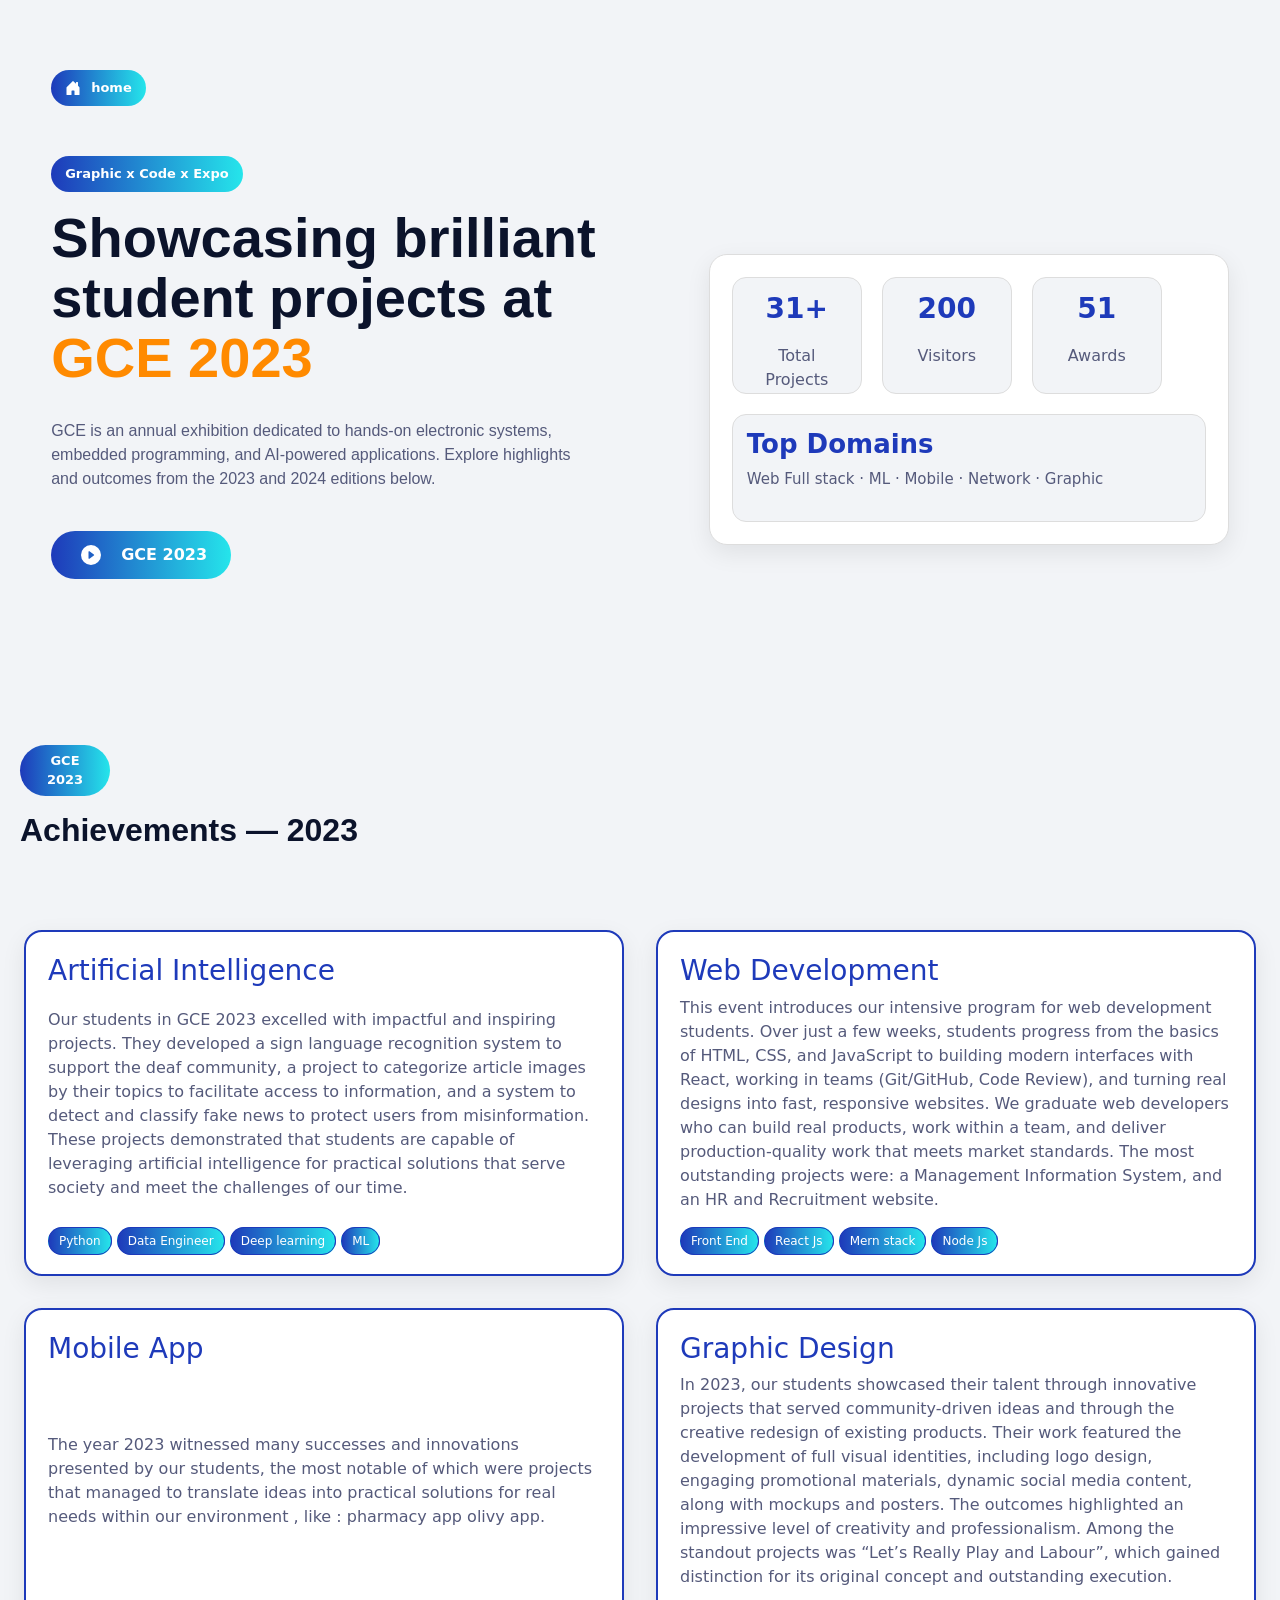
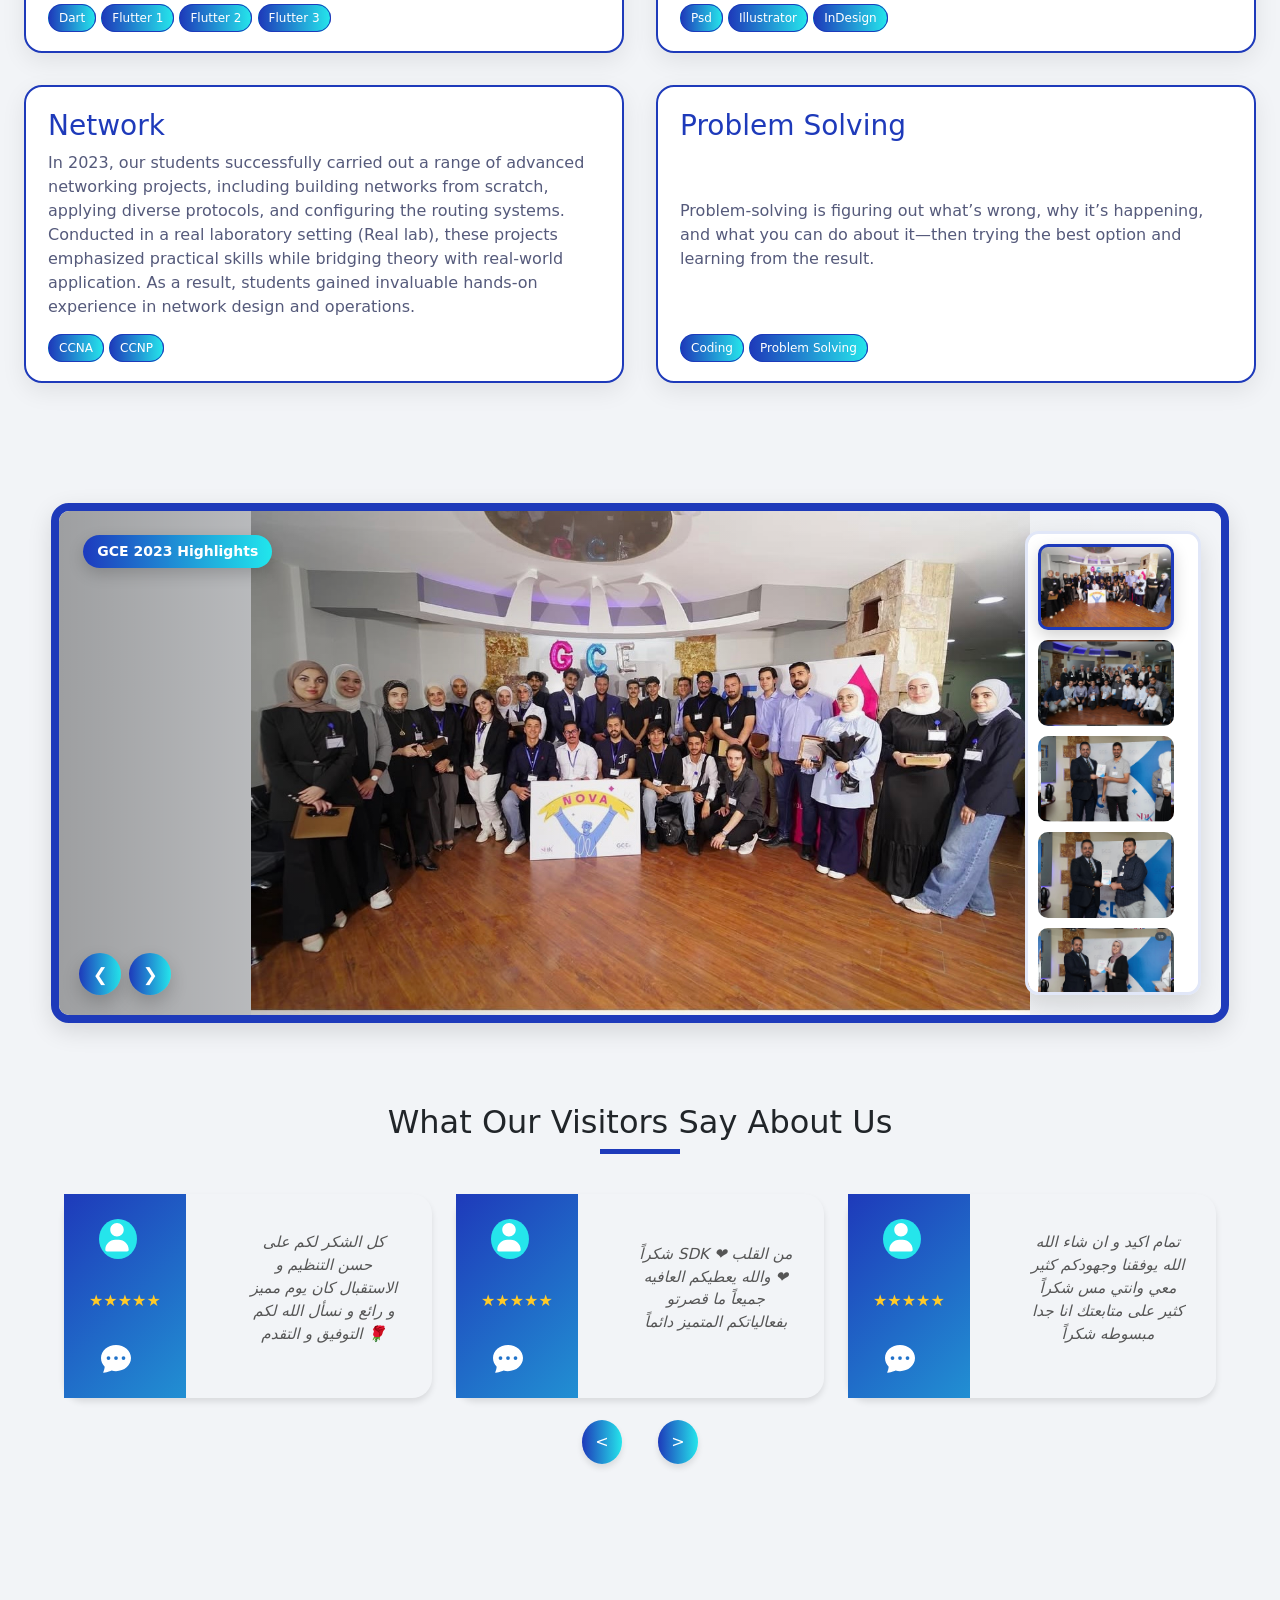
<file: HTML/GCE-2023.html>
<!DOCTYPE html>
<html lang="en">
<head>
    <meta charset="UTF-8">
    <meta name="viewport" content="width=device-width, initial-scale=1.0">
    <title>GCE 2023</title>

    <link href="https://cdn.jsdelivr.net/npm/bootstrap@5.0.2/dist/css/bootstrap.min.css" rel="stylesheet" integrity="sha384-EVSTQN3/azprG1Anm3QDgpJLIm9Nao0Yz1ztcQTwFspd3yD65VohhpuuCOmLASjC" crossorigin="anonymous">
    <link rel="stylesheet" href="https://cdnjs.cloudflare.com/ajax/libs/font-awesome/6.4.0/css/all.min.css">
    <link rel="stylesheet" href="../CSS/GCE.css">


</head>
<body>
    

<div id="maingrid-header">

<div id="gridone-header">

    <a href="../index.html">
    <div class="btn-home">

        <svg xmlns="http://www.w3.org/2000/svg" width="16" height="16" fill="currentColor" class="bi bi-house-door-fill" viewBox="0 0 16 16">
        <path d="M6.5 14.5v-3.505c0-.245.25-.495.5-.495h2c.25 0 .5.25.5.5v3.5a.5.5 0 0 0 .5.5h4a.5.5 0 0 0 .5-.5v-7a.5.5 0 0 0-.146-.354L13 5.793V2.5a.5.5 0 0 0-.5-.5h-1a.5.5 0 0 0-.5.5v1.293L8.354 1.146a.5.5 0 0 0-.708 0l-6 6A.5.5 0 0 0 1.5 7.5v7a.5.5 0 0 0 .5.5h4a.5.5 0 0 0 .5-.5"/>
        </svg>
        
        <span>home</span>  

    </div>
    </a>

    <div class="summary">Graphic x Code x Expo</div>

<h1>Showcasing brilliant student projects at <span> GCE 2023 </span></h1>
<p>GCE is an annual exhibition dedicated to hands-on electronic systems, embedded programming, and AI-powered applications. Explore highlights and outcomes from the 2023 and 2024 editions below.</p>

<div class="reels">

<svg xmlns="http://www.w3.org/2000/svg" width="16" height="16" fill="currentColor" class="bi bi-play-circle-fill" viewBox="0 0 16 16">
  <path d="M16 8A8 8 0 1 1 0 8a8 8 0 0 1 16 0M6.79 5.093A.5.5 0 0 0 6 5.5v5a.5.5 0 0 0 .79.407l3.5-2.5a.5.5 0 0 0 0-.814z"/>
</svg>
<a href="https://www.facebook.com/reel/706728358173767" >GCE 2023</a>

</div>

</div>



<div id="gridtwo-header">

  <a href="../index.html">



    </a>


<div id="grid-static">

    <div id="static-one">

<div class="static-number">
    <h4>31+</h4>
    <p>Total Projects</p>
</div>

<div class="static-number">
    <h4>200</h4>
    <p>Visitors</p>
</div>

<div class="static-number">
    <h4>51</h4>
    <p>Awards </p>
</div>

    </div>

<div class="static-domain">
    <h4>Top Domains</h4>
    <p>Web Full stack · ML · Mobile · Network · Graphic </p>
</div>

</div>


</div>


</div>


<div id="title-achevment">

<div class="gce-title">

<div class="gce-year">GCE 2023</div>
<h3>Achievements — 2023</h3>

</div>



</div>


<div id="grid-2023">

<div class="pre-project">

<h3>Artificial Intelligence</h3>

<p>Our students in GCE 2023 excelled with impactful and inspiring projects. They developed a sign language recognition system to support the deaf community, a project to categorize article images by their topics to facilitate access to information, and a system to detect and classify fake news to protect users from misinformation. These projects demonstrated that students are capable of leveraging artificial intelligence for practical solutions that serve society and meet the challenges of our time.</p>

<div class="skill-badge">
    <span>Python</span>
    <span>Data Engineer</span>
    <span>Deep learning</span>
    <span>ML</span>
</div>

</div>

<div class="pre-project">

<h3>Web Development</h3>

<p>This event introduces our intensive program for web development students. Over just a few weeks, students progress from the basics of HTML, CSS, and JavaScript to building modern interfaces with React, working in teams (Git/GitHub, Code Review), and turning real designs into fast, responsive websites.
We graduate web developers who can build real products, work within a team, and deliver production-quality work that meets market standards.
The most outstanding projects were: a Management Information System, and an HR and Recruitment website.</p>

<div class="skill-badge">
    <span>Front End</span>
    <span>React Js</span>
    <span>Mern stack</span>
    <span>Node Js</span>
</div>

</div>

<div class="pre-project">

<h3>Mobile App</h3>

<p>The year 2023 witnessed many successes and innovations presented by our students, the most notable of which were projects that managed to translate ideas into practical solutions for real needs within our environment , like : pharmacy app olivy app.</p>

<div class="skill-badge">
    <span>Dart</span>
    <span>Flutter 1</span>
    <span>Flutter 2</span>
    <span>Flutter 3</span>
</div>

</div>

<div class="pre-project">

<h3>Graphic Design</h3>

<p>In 2023, our students showcased their talent through innovative projects that served community-driven ideas and through the creative redesign of existing products. Their work featured the development of full visual identities, including logo design, engaging promotional materials, dynamic social media content, along with mockups and posters. The outcomes highlighted an impressive level of creativity and professionalism. Among the standout projects was “Let’s Really Play and Labour”, which gained distinction for its original concept and outstanding execution.</p>

<div class="skill-badge">
    <span>Psd</span>
    <span>Illustrator</span>
    <span>InDesign</span>

</div>

</div>

<div class="pre-project" >

<h3>Network</h3>

<p>In 2023, our students successfully carried out a range of advanced networking projects, including building networks from scratch, applying diverse protocols, and configuring the routing systems. Conducted in a real laboratory setting (Real lab), these projects emphasized practical skills while bridging theory with real-world application. As a result, students gained invaluable hands-on experience in network design and operations.</p>

<div class="skill-badge">
    <span>CCNA</span>
    <span>CCNP</span>
</div>

</div>

<div class="pre-project" >

<h3>Problem Solving</h3>

<p>Problem-solving is figuring out what’s wrong, why it’s happening, and what you can do about it—then trying the best option and learning from the result.</p>

<div class="skill-badge">
    <span>Coding</span>
    <span>Problem Solving</span>
</div>

</div>




</div>





<div class="hero-gallery">
  <div class="hero-bg" id="heroBg">
    <div class="hero-overlay"></div>

    <div class="hero-badge">GCE 2023 Highlights</div>
  </div>


  <div class="thumb-rail" id="thumbRail"></div>


  <button class="chev prev" id="heroPrev" aria-label="Previous">❮</button>
  <button class="chev next" id="heroNext" aria-label="Next">❯</button>
</div>




<div id="review">

<div id="header-review">
<h2>What Our Visitors Say About Us</h2>
<div id="line"></div>
</div>






<div id="review-card">

<div class="feedback-card">

<div class="part1-card">

<div class="bg-profile">
<svg xmlns="http://www.w3.org/2000/svg" viewBox="0 0 640 640"><!--!Font Awesome Free v7.0.0 by @fontawesome - https://fontawesome.com License - https://fontawesome.com/license/free Copyright 2025 Fonticons, Inc.--><path fill="#ffffff" d="M320 312C386.3 312 440 258.3 440 192C440 125.7 386.3 72 320 72C253.7 72 200 125.7 200 192C200 258.3 253.7 312 320 312zM290.3 368C191.8 368 112 447.8 112 546.3C112 562.7 125.3 576 141.7 576L498.3 576C514.7 576 528 562.7 528 546.3C528 447.8 448.2 368 349.7 368L290.3 368z"/></svg>
</div>

<div class="star">
★★★★★
</div>

<div class="comment-icon">
<svg xmlns="http://www.w3.org/2000/svg" width="16" height="16" fill="currentColor" class="bi bi-chat-dots-fill" viewBox="0 0 16 16">
  <path d="M16 8c0 3.866-3.582 7-8 7a9 9 0 0 1-2.347-.306c-.584.296-1.925.864-4.181 1.234-.2.032-.352-.176-.273-.362.354-.836.674-1.95.77-2.966C.744 11.37 0 9.76 0 8c0-3.866 3.582-7 8-7s8 3.134 8 7M5 8a1 1 0 1 0-2 0 1 1 0 0 0 2 0m4 0a1 1 0 1 0-2 0 1 1 0 0 0 2 0m3 1a1 1 0 1 0 0-2 1 1 0 0 0 0 2"/>
</svg>
</div>


</div>

<div class="part2-card">
<p>
    كل الشكر لكم على حسن التنظيم و الاستقبال كان يوم مميز و رائع و نسأل الله لكم التوفيق و التقدم 🌹
</p>
</div>

    
</div>

<div class="feedback-card">

<div class="part1-card">

<div class="bg-profile">
<svg xmlns="http://www.w3.org/2000/svg" viewBox="0 0 640 640"><!--!Font Awesome Free v7.0.0 by @fontawesome - https://fontawesome.com License - https://fontawesome.com/license/free Copyright 2025 Fonticons, Inc.--><path fill="#ffffff" d="M320 312C386.3 312 440 258.3 440 192C440 125.7 386.3 72 320 72C253.7 72 200 125.7 200 192C200 258.3 253.7 312 320 312zM290.3 368C191.8 368 112 447.8 112 546.3C112 562.7 125.3 576 141.7 576L498.3 576C514.7 576 528 562.7 528 546.3C528 447.8 448.2 368 349.7 368L290.3 368z"/></svg>
</div>

<div class="star">
★★★★★
</div>

<div class="comment-icon">
<svg xmlns="http://www.w3.org/2000/svg" width="16" height="16" fill="currentColor" class="bi bi-chat-dots-fill" viewBox="0 0 16 16">
  <path d="M16 8c0 3.866-3.582 7-8 7a9 9 0 0 1-2.347-.306c-.584.296-1.925.864-4.181 1.234-.2.032-.352-.176-.273-.362.354-.836.674-1.95.77-2.966C.744 11.37 0 9.76 0 8c0-3.866 3.582-7 8-7s8 3.134 8 7M5 8a1 1 0 1 0-2 0 1 1 0 0 0 2 0m4 0a1 1 0 1 0-2 0 1 1 0 0 0 2 0m3 1a1 1 0 1 0 0-2 1 1 0 0 0 0 2"/>
</svg>
</div>


</div>

<div class="part2-card">
<p>
    شكراً SDK من القلب ❤️❤️ والله يعطيكم العافيه جميعاً ما قصرتو بفعالياتكم المتميز دائماً
</p>
</div>

    
</div>


<div class="feedback-card">

<div class="part1-card">

<div class="bg-profile">
<svg xmlns="http://www.w3.org/2000/svg" viewBox="0 0 640 640"><!--!Font Awesome Free v7.0.0 by @fontawesome - https://fontawesome.com License - https://fontawesome.com/license/free Copyright 2025 Fonticons, Inc.--><path fill="#ffffff" d="M320 312C386.3 312 440 258.3 440 192C440 125.7 386.3 72 320 72C253.7 72 200 125.7 200 192C200 258.3 253.7 312 320 312zM290.3 368C191.8 368 112 447.8 112 546.3C112 562.7 125.3 576 141.7 576L498.3 576C514.7 576 528 562.7 528 546.3C528 447.8 448.2 368 349.7 368L290.3 368z"/></svg>
</div>

<div class="star">
★★★★★
</div>

<div class="comment-icon">
<svg xmlns="http://www.w3.org/2000/svg" width="16" height="16" fill="currentColor" class="bi bi-chat-dots-fill" viewBox="0 0 16 16">
  <path d="M16 8c0 3.866-3.582 7-8 7a9 9 0 0 1-2.347-.306c-.584.296-1.925.864-4.181 1.234-.2.032-.352-.176-.273-.362.354-.836.674-1.95.77-2.966C.744 11.37 0 9.76 0 8c0-3.866 3.582-7 8-7s8 3.134 8 7M5 8a1 1 0 1 0-2 0 1 1 0 0 0 2 0m4 0a1 1 0 1 0-2 0 1 1 0 0 0 2 0m3 1a1 1 0 1 0 0-2 1 1 0 0 0 0 2"/>
</svg>
</div>


</div>

<div class="part2-card">
<p>
    تمام اكيد و ان شاء الله الله يوفقنا وجهودكم كثير معي وانتي مس شكراً كثير على متابعتك انا جدا مبسوطه شكراً
</p>
</div>

    
</div>

</div>

<div id="arrow">

<div id="left-arrow"> < </div>
<div id="right-arrow">> </div>

</div>

</div>




</div>





<script src="../JS/GCE-2023.js"></script>

</body>
</html>
</file>
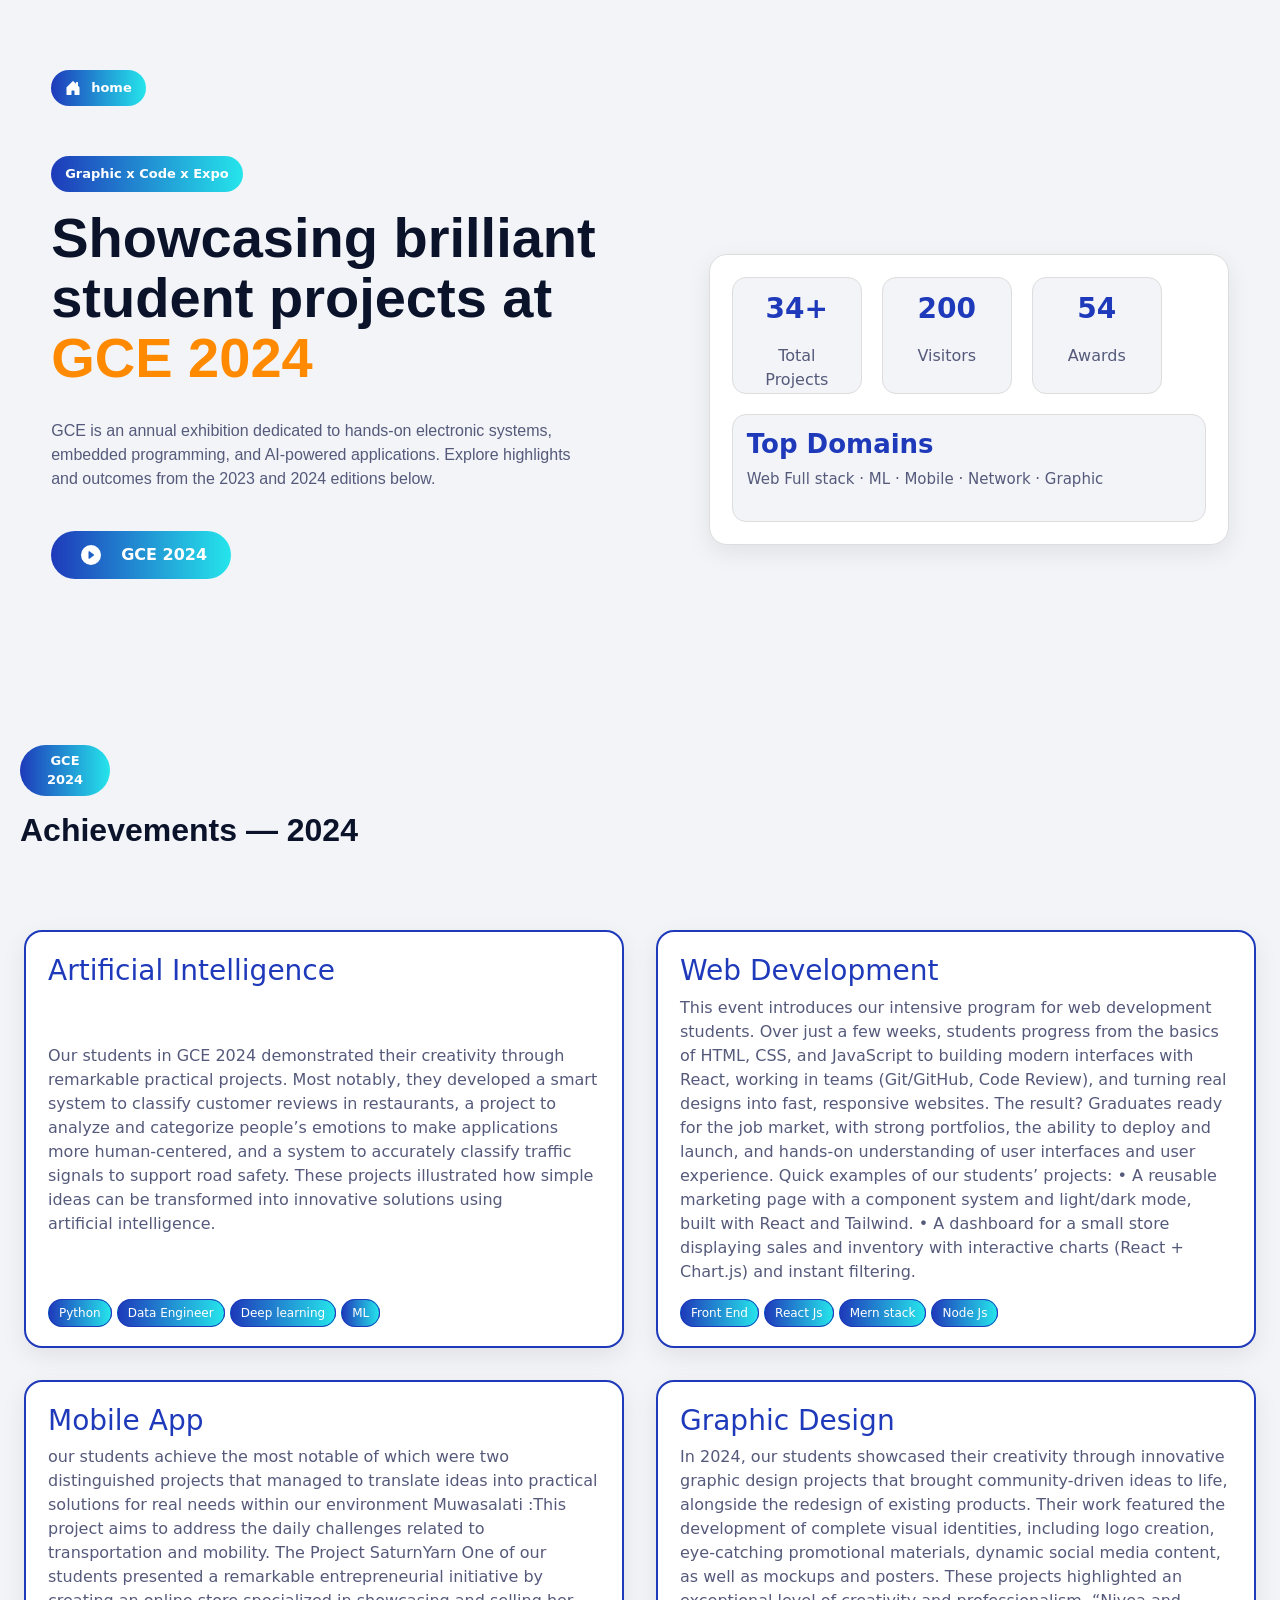
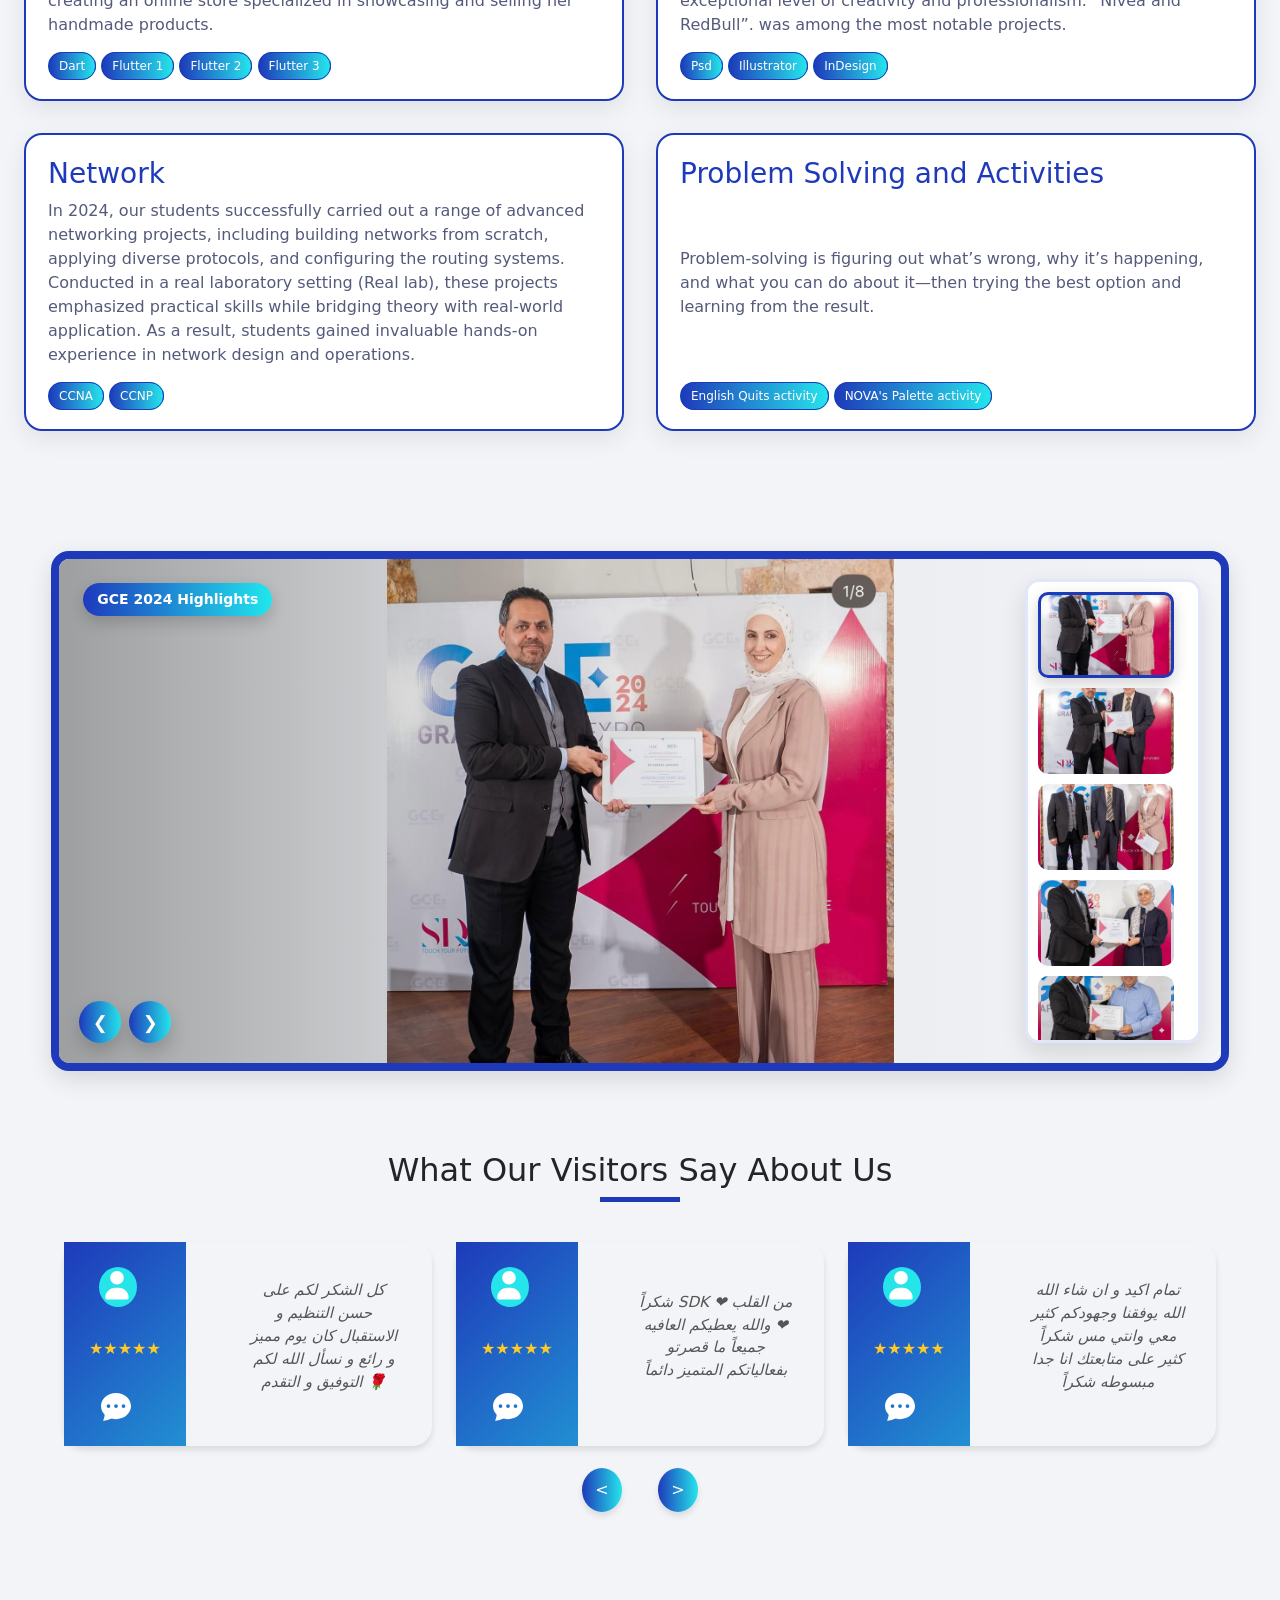
<file: HTML/GCE-2024.html>
<!DOCTYPE html>
<html lang="en">
<head>
    <meta charset="UTF-8">
    <meta name="viewport" content="width=device-width, initial-scale=1.0">
    <title>GCE 2024</title>

    <link href="https://cdn.jsdelivr.net/npm/bootstrap@5.0.2/dist/css/bootstrap.min.css" rel="stylesheet" integrity="sha384-EVSTQN3/azprG1Anm3QDgpJLIm9Nao0Yz1ztcQTwFspd3yD65VohhpuuCOmLASjC" crossorigin="anonymous">
    <link rel="stylesheet" href="https://cdnjs.cloudflare.com/ajax/libs/font-awesome/6.4.0/css/all.min.css">
    <link rel="stylesheet" href="../CSS/GCE.css">


</head>
<body>
    

<div id="maingrid-header">

<div id="gridone-header">

    <a href="../index.html">
    <div class="btn-home">

        <svg xmlns="http://www.w3.org/2000/svg" width="16" height="16" fill="currentColor" class="bi bi-house-door-fill" viewBox="0 0 16 16">
        <path d="M6.5 14.5v-3.505c0-.245.25-.495.5-.495h2c.25 0 .5.25.5.5v3.5a.5.5 0 0 0 .5.5h4a.5.5 0 0 0 .5-.5v-7a.5.5 0 0 0-.146-.354L13 5.793V2.5a.5.5 0 0 0-.5-.5h-1a.5.5 0 0 0-.5.5v1.293L8.354 1.146a.5.5 0 0 0-.708 0l-6 6A.5.5 0 0 0 1.5 7.5v7a.5.5 0 0 0 .5.5h4a.5.5 0 0 0 .5-.5"/>
        </svg>
        
        <span>home</span>  

    </div>
    </a>


    <div class="summary">Graphic x Code x Expo</div>

<h1>Showcasing brilliant student projects at <span> GCE 2024 </span></h1>
<p>GCE is an annual exhibition dedicated to hands-on electronic systems, embedded programming, and AI-powered applications. Explore highlights and outcomes from the 2023 and 2024 editions below.</p>

<div class="reels">

<svg xmlns="http://www.w3.org/2000/svg" width="16" height="16" fill="currentColor" class="bi bi-play-circle-fill" viewBox="0 0 16 16">
  <path d="M16 8A8 8 0 1 1 0 8a8 8 0 0 1 16 0M6.79 5.093A.5.5 0 0 0 6 5.5v5a.5.5 0 0 0 .79.407l3.5-2.5a.5.5 0 0 0 0-.814z"/>
</svg>
<a href="https://www.instagram.com/reel/DAl1o2Ju4wN/?igsh=MWNoank0cTdrODdwYw==" >GCE 2024</a>

</div>

</div>



<div id="gridtwo-header">


  <a href="../index.html">



    </a>


<div id="grid-static">

    <div id="static-one">

<div class="static-number">
    <h4>34+</h4>
    <p>Total Projects</p>
</div>

<div class="static-number">
    <h4>200</h4>
    <p>Visitors</p>
</div>

<div class="static-number">
    <h4>54</h4>
    <p>Awards </p>
</div>

    </div>

<div class="static-domain">
    <h4>Top Domains</h4>
    <p>Web Full stack · ML · Mobile · Network · Graphic </p>
</div>

</div>


</div>


</div>


<div id="title-achevment">

<div class="gce-title">

<div class="gce-year">GCE 2024</div>
<h3>Achievements — 2024</h3>

</div>



</div>


<div id="grid-2023">

<div class="pre-project">

<h3>Artificial Intelligence</h3>

<p>Our students in GCE 2024 demonstrated their creativity through remarkable practical projects. Most notably, they developed a smart system to classify customer reviews in restaurants, a project to analyze and categorize people’s emotions to make applications more human-centered, and a system to accurately classify traffic signals to support road safety. These projects illustrated how simple ideas can be transformed into innovative solutions using artificial intelligence.</p>

<div class="skill-badge">
    <span>Python</span>
    <span>Data Engineer</span>
    <span>Deep learning</span>
    <span>ML</span>
</div>

</div>

<div class="pre-project">

<h3>Web Development</h3>

<p>This event introduces our intensive program for web development students. Over just a few weeks, students progress from the basics of HTML, CSS, and JavaScript to building modern interfaces with React, working in teams (Git/GitHub, Code Review), and turning real designs into fast, responsive websites.
The result? Graduates ready for the job market, with strong portfolios, the ability to deploy and launch, and hands-on understanding of user interfaces and user experience.

Quick examples of our students’ projects:
	•	 A reusable marketing page with a component system and light/dark mode, built with React and Tailwind.
	•	A dashboard for a small store displaying sales and inventory with interactive charts (React + Chart.js) and instant filtering.</p>

<div class="skill-badge">
    <span>Front End</span>
    <span>React Js</span>
    <span>Mern stack</span>
    <span>Node Js</span>
</div>

</div>

<div class="pre-project">

<h3>Mobile App</h3>

<p>our students achieve the most notable of which were two distinguished projects that managed to translate ideas into practical solutions for real needs within our environment 
 
Muwasalati :This project aims to address the daily challenges related to transportation and mobility. 
The Project SaturnYarn
One of our students presented a remarkable entrepreneurial initiative by creating an online store specialized in showcasing and selling her handmade products.</p>

<div class="skill-badge">
    <span>Dart</span>
    <span>Flutter 1</span>
    <span>Flutter 2</span>
    <span>Flutter 3</span>
</div>

</div>

<div class="pre-project">

<h3>Graphic Design</h3>

<p>In 2024, our students showcased their creativity through innovative graphic design projects that brought community-driven ideas to life, alongside the redesign of existing products. Their work featured the development of complete visual identities, including logo creation, eye-catching promotional materials, dynamic social media content, as well as mockups and posters. These projects highlighted an exceptional level of creativity and professionalism. “Nivea and RedBull”. was among the most notable projects.</p>

<div class="skill-badge">
    <span>Psd</span>
    <span>Illustrator</span>
    <span>InDesign</span>

</div>

</div>

<div class="pre-project" >

<h3>Network</h3>

<p>In 2024, our students successfully carried out a range of advanced networking projects, including building networks from scratch, applying diverse protocols, and configuring the routing systems. Conducted in a real laboratory setting (Real lab), these projects emphasized practical skills while bridging theory with real-world application. As a result, students gained invaluable hands-on experience in network design and operations.</p>

<div class="skill-badge">
    <span>CCNA</span>
    <span>CCNP</span>
</div>

</div>

<div class="pre-project" >

<h3>Problem Solving and Activities</h3>

<p>Problem-solving is figuring out what’s wrong, why it’s happening, and what you can do about it—then trying the best option and learning from the result.</p>

<div class="skill-badge">

    <span>English Quits activity</span>
    <span>NOVA's Palette activity</span>
</div>

</div>




</div>




<div class="hero-gallery">
  <div class="hero-bg" id="heroBg">
    <div class="hero-overlay"></div>

    <div class="hero-badge">GCE 2024 Highlights</div>
  </div>


  <div class="thumb-rail" id="thumbRail"></div>


  <button class="chev prev" id="heroPrev" aria-label="Previous">❮</button>
  <button class="chev next" id="heroNext" aria-label="Next">❯</button>
</div>




<div id="review">

<div id="header-review">
<h2>What Our Visitors Say About Us</h2>
<div id="line"></div>
</div>



<div id="review-card">

<div class="feedback-card">

<div class="part1-card">

<div class="bg-profile">
<svg xmlns="http://www.w3.org/2000/svg" viewBox="0 0 640 640"><!--!Font Awesome Free v7.0.0 by @fontawesome - https://fontawesome.com License - https://fontawesome.com/license/free Copyright 2025 Fonticons, Inc.--><path fill="#ffffff" d="M320 312C386.3 312 440 258.3 440 192C440 125.7 386.3 72 320 72C253.7 72 200 125.7 200 192C200 258.3 253.7 312 320 312zM290.3 368C191.8 368 112 447.8 112 546.3C112 562.7 125.3 576 141.7 576L498.3 576C514.7 576 528 562.7 528 546.3C528 447.8 448.2 368 349.7 368L290.3 368z"/></svg>
</div>

<div class="star">
★★★★★
</div>

<div class="comment-icon">
<svg xmlns="http://www.w3.org/2000/svg" width="16" height="16" fill="currentColor" class="bi bi-chat-dots-fill" viewBox="0 0 16 16">
  <path d="M16 8c0 3.866-3.582 7-8 7a9 9 0 0 1-2.347-.306c-.584.296-1.925.864-4.181 1.234-.2.032-.352-.176-.273-.362.354-.836.674-1.95.77-2.966C.744 11.37 0 9.76 0 8c0-3.866 3.582-7 8-7s8 3.134 8 7M5 8a1 1 0 1 0-2 0 1 1 0 0 0 2 0m4 0a1 1 0 1 0-2 0 1 1 0 0 0 2 0m3 1a1 1 0 1 0 0-2 1 1 0 0 0 0 2"/>
</svg>
</div>


</div>

<div class="part2-card">
<p>
    كل الشكر لكم على حسن التنظيم و الاستقبال كان يوم مميز و رائع و نسأل الله لكم التوفيق و التقدم 🌹
</p>
</div>

    
</div>

<div class="feedback-card">

<div class="part1-card">

<div class="bg-profile">
<svg xmlns="http://www.w3.org/2000/svg" viewBox="0 0 640 640"><!--!Font Awesome Free v7.0.0 by @fontawesome - https://fontawesome.com License - https://fontawesome.com/license/free Copyright 2025 Fonticons, Inc.--><path fill="#ffffff" d="M320 312C386.3 312 440 258.3 440 192C440 125.7 386.3 72 320 72C253.7 72 200 125.7 200 192C200 258.3 253.7 312 320 312zM290.3 368C191.8 368 112 447.8 112 546.3C112 562.7 125.3 576 141.7 576L498.3 576C514.7 576 528 562.7 528 546.3C528 447.8 448.2 368 349.7 368L290.3 368z"/></svg>
</div>

<div class="star">
★★★★★
</div>

<div class="comment-icon">
<svg xmlns="http://www.w3.org/2000/svg" width="16" height="16" fill="currentColor" class="bi bi-chat-dots-fill" viewBox="0 0 16 16">
  <path d="M16 8c0 3.866-3.582 7-8 7a9 9 0 0 1-2.347-.306c-.584.296-1.925.864-4.181 1.234-.2.032-.352-.176-.273-.362.354-.836.674-1.95.77-2.966C.744 11.37 0 9.76 0 8c0-3.866 3.582-7 8-7s8 3.134 8 7M5 8a1 1 0 1 0-2 0 1 1 0 0 0 2 0m4 0a1 1 0 1 0-2 0 1 1 0 0 0 2 0m3 1a1 1 0 1 0 0-2 1 1 0 0 0 0 2"/>
</svg>
</div>


</div>

<div class="part2-card">
<p>
    شكراً SDK من القلب ❤️❤️ والله يعطيكم العافيه جميعاً ما قصرتو بفعالياتكم المتميز دائماً
</p>
</div>

    
</div>


<div class="feedback-card">

<div class="part1-card">

<div class="bg-profile">
<svg xmlns="http://www.w3.org/2000/svg" viewBox="0 0 640 640"><!--!Font Awesome Free v7.0.0 by @fontawesome - https://fontawesome.com License - https://fontawesome.com/license/free Copyright 2025 Fonticons, Inc.--><path fill="#ffffff" d="M320 312C386.3 312 440 258.3 440 192C440 125.7 386.3 72 320 72C253.7 72 200 125.7 200 192C200 258.3 253.7 312 320 312zM290.3 368C191.8 368 112 447.8 112 546.3C112 562.7 125.3 576 141.7 576L498.3 576C514.7 576 528 562.7 528 546.3C528 447.8 448.2 368 349.7 368L290.3 368z"/></svg>
</div>

<div class="star">
★★★★★
</div>

<div class="comment-icon">
<svg xmlns="http://www.w3.org/2000/svg" width="16" height="16" fill="currentColor" class="bi bi-chat-dots-fill" viewBox="0 0 16 16">
  <path d="M16 8c0 3.866-3.582 7-8 7a9 9 0 0 1-2.347-.306c-.584.296-1.925.864-4.181 1.234-.2.032-.352-.176-.273-.362.354-.836.674-1.95.77-2.966C.744 11.37 0 9.76 0 8c0-3.866 3.582-7 8-7s8 3.134 8 7M5 8a1 1 0 1 0-2 0 1 1 0 0 0 2 0m4 0a1 1 0 1 0-2 0 1 1 0 0 0 2 0m3 1a1 1 0 1 0 0-2 1 1 0 0 0 0 2"/>
</svg>
</div>


</div>

<div class="part2-card">
<p>
    تمام اكيد و ان شاء الله الله يوفقنا وجهودكم كثير معي وانتي مس شكراً كثير على متابعتك انا جدا مبسوطه شكراً
</p>
</div>

    
</div>

</div>

<div id="arrow">

<div id="left-arrow"> < </div>
<div id="right-arrow">> </div>

</div>

</div>




</div>





<script src="../JS/GCE-2024.js"></script>

</body>
</html>
</file>
<file: CSS/GCE.css>
body {
  background-color: #f2f4f7;
  box-sizing: border-box;
  margin: 0px;
}

#maingrid-header {
  display: grid;
  grid-template-columns: auto auto;
  margin: 70px 53px;
  gap: 60px;
}

#gridone-header {
  margin-left: 70px;
  margin-top: 40px;
}

#gridone-header h1 {
  width: 557px;
  height: 204px;
  color: #0b132b;
  font-size: 56px;
  font-family: Inter, sans-serif;
  font-weight: bold;
}

#gridone-header span {
  color: #ff8a00;
}

#gridone-header p {
  width: 557px;
  height: 115px;
  color: #555a7b;
  font-size: 16px;
  font-family: Inter, sans-serif;
}

.summary {
  width: 271px;
  height: 36px;
  background: linear-gradient(90deg, #1e3aba, #25e5eb);
  color: white;
  font-size: 13px;
  padding: 8px 14px;
  border-radius: 999px;
  text-align: center;
  font-weight: 700;
  margin-bottom: 16px;
}

.btn-home {
  width: 131px;
  height: 36px;
  background: linear-gradient(90deg, #1e3aba, #25e5eb);
  margin-bottom: 50px;
  color: white;
  font-size: 13px;
  padding: 8px 14px;
  border-radius: 999px;
  text-align: center;
  font-weight: 700;
  display: flex;
  justify-content: center;
  gap: 10px;
  position: relative;
  bottom: 110px;
  left: 330px;
  display: flex;
  align-items: center;
  transition:
    transform 0.35s ease,
    box-shadow 0.35s ease,
    filter 0.35s ease;
}

.btn-home span {
  color: white !important;
}

.btn-home:hover {
  transform: translateY(-3px) scale(1.02);
  box-shadow: 0 10px 24px rgba(0, 0, 0, 0.15);
}

#grid-static {
  display: flex;
  flex-direction: column;
  background: #fff;
  border: 1px solid #ddd;
  border-radius: 18px;
  box-shadow: 0 8px 24px rgba(0, 0, 0, 0.08);
  padding: 22px;
  gap: 20px;
  width: 480px;
}

#static-one {
  display: flex;
  gap: 20px;
}

.static-number {
  width: 130px;
  height: 93px;
  background: #f2f4f7;
  border: 1px solid #ddd;
  border-radius: 14px;
  padding: 14px;
  text-align: center;
}

.static-domain {
  width: 434px;
  height: 93px;
  background: #f2f4f7;
  border: 1px solid #ddd;
  border-radius: 14px;
  padding: 14px;
}

.static-domain h4 {
  font-size: 26px;
  font-weight: 700;
  color: #1e3aba;
}

.static-domain p {
  font-size: 15px;
  color: #555a7b;
}

.static-number h4 {
  width: 100px;
  height: 44px;
  color: #1e3aba;
  font-size: 28px;
  font-weight: 700;
}

.static-number p {
  width: 100px;
  height: 19px;
  color: #555a7b;
}

#gridtwo-header {
  margin-top: 150px;
}

#title-achevment {
  display: flex;
  align-items: center;
  justify-content: space-between;
  padding: 15px 25px;
  margin-top: 220px;
}

#title-achevment h3 {
  color: #0b132b;
  font-size: 32px;
  font-family: Inter, sans-serif;
  font-weight: 600;
}

#title-achevment p {
  margin-right: 40px;
  margin-top: 30px;
  font-size: 16px;
  font-family: Inter, sans-serif;
  color: #555a7b;
}

.gce-title {
  margin-left: 70px;
}

.gce-year {
  width: 90px;
  background: linear-gradient(90deg, #1e3aba, #25e5eb);
  color: white;
  font-size: 13px;
  padding: 5px 14px;
  border-radius: 999px;
  text-align: center;
  font-weight: 700;
  margin-bottom: 16px;
}

/*
#1E3ABA
*/

#grid-2023 {
  display: grid;
  grid-template-columns: auto auto;
  margin-left: 90px;
  margin-top: 70px;
  gap: 70px;
}

.pre-project {
  width: 513px;
  background: #fff;
  border: 2px solid #1e3aba;
  border-radius: 18px;
  padding: 22px;
  box-shadow: 0 8px 24px rgba(0, 0, 0, 0.08);
  display: flex;
  flex-direction: column;
  justify-content: space-between;
}

.pre-project h3 {
  color: #1e3aba;
}

.pre-project p {
  color: #555a7b;
}

.skill-badge span {
  font-size: 12px;
  padding: 6px 10px;
  border-radius: 999px;
  border: 1px solid #1e3aba;
  background: linear-gradient(90deg, #1e3aba, #25e5eb);
  color: white;
}

.skill-badge span:hover {
  border: 1px solid #25e5eb;
  background: #25e5eb;
  color: white;
}

.static-info {
  display: flex;
  gap: 20px;
}

.static-card {
  display: flex;
  flex-direction: column;
  background: #fff;
  border: 2px solid #1e3aba;
  border-radius: 18px;
  box-shadow: 0 8px 24px rgba(0, 0, 0, 0.08);
  padding: 22px;
  gap: 20px;
  width: 513px;
}

.summary-info li {
  color: #555a7b;
}

.image-scroll {
  margin-left: 360px;
  margin-top: 200px;
  background: #fff;
  border: 8px solid #1e3aba;
  border-radius: 18px;
  box-shadow: 0 8px 24px rgba(0, 0, 0, 0.08);
  padding: 6px;
  gap: 20px;
  width: 810px;
  height: 425px;
}

.image-scroll img {
  width: 783px;
  height: 400px;
  border-radius: 20px;
}

#arrow-pic {
  display: flex;
  margin-top: 20px;
  justify-content: center;
  gap: 80px;
}

#circles {
  display: flex;
  align-items: center;
}

#leftArrow {
  background: linear-gradient(90deg, #1e3aba, #25e5eb);
  border: none;
  border-radius: 50%;
  padding: 10px;
  font-size: 15px;
  font-weight: 600;
  color: white;
  width: 40px;
  height: 44px;
  display: flex;
  align-items: center;
  justify-content: center;
}

#rightArrow {
  background: linear-gradient(90deg, #1e3aba, #25e5eb);
  border: none;
  border-radius: 50%;
  padding: 10px;
  font-size: 15px;
  font-weight: 600;
  color: white;
  width: 40px;
  height: 44px;
}

#review {
  margin-bottom: 190px;
}

#header-review {
  font-weight: bold;
  font-size: 25px;
  margin-left: 550px;
  margin-top: 220px;
}

#line {
  border-top: solid 5px #1e3aba;
  width: 80px;
  position: relative;
  left: 200px;
}

#review-card {
  display: flex;
  gap: 30px;
  margin-left: 200px;
  margin-top: 100px;
  width: 100%;
}

.feedback-card {
  display: flex;
  width: 366px;
  height: 204px;
  gap: 30px;
  box-shadow: 0 4px 6px rgba(0, 0, 0, 0.1);
  border-radius: 20px;
}

.bg-profile {
  background-color: #25e5eb;
  border-radius: 50%;
  width: 38px;
  height: 48px;
  position: relative;
  position: relative;
  left: 10px;
}

.bg-profile svg {
  width: 36px;
  height: 36px;
  display: flex;
  align-items: center;
  justify-content: center;
}

.comment-icon svg {
  color: white;
  width: 30px;
  height: 30px;
  position: relative;
  left: 12px;
}

.star {
  color: #ffca28;
}

.part1-card {
  display: flex;
  flex-direction: column;
  background-color: #1e3aba;
  gap: 30px;
  padding: 25px;
}

.part2-card {
  display: flex;
  text-align: center;
  align-items: center;
  padding: 30px;
  width: 256px;
}

.part2-card p {
  font-style: italic;
  color: #555;
  line-height: 1.5;
  font-size: 0.95rem;
  overflow: hidden;
}

#arrow {
  display: flex;
  justify-content: space-between;
}

#left-arrow {
  display: flex;
  background: linear-gradient(90deg, #1e3aba, #25e5eb);
  border-radius: 50%;
  color: white;
  padding: 10px;
  width: 40px;
  align-items: center;
  justify-content: center;
  box-shadow: 0 4px 6px rgba(0, 0, 0, 0.1);
  position: relative;
  top: 230px;
  left: 90px;
  cursor: pointer;
}

#right-arrow {
  display: flex;
  background: linear-gradient(90deg, #1e3aba, #25e5eb);
  border-radius: 50%;
  color: white;
  padding: 10px;
  width: 40px;
  align-items: center;
  justify-content: center;
  box-shadow: 0 4px 6px rgba(0, 0, 0, 0.1);
  position: relative;
  top: 230px;
  right: 90px;
  cursor: pointer;
}

.feedback-card {
  transition:
    transform 0.35s ease,
    box-shadow 0.35s ease,
    filter 0.35s ease;
}
.feedback-card:hover {
  transform: translateY(-6px) scale(1.02);
  box-shadow: 0 10px 24px rgba(0, 0, 0, 0.15);
}

.part1-card {
  background: linear-gradient(135deg, #1e3aba, #25e5eb);
  background-size: 200% 200%;
  transition: background-position 0.6s ease;
}
.feedback-card:hover .part1-card {
  background-position: 100% 0;
}

#left-arrow,
#right-arrow {
  transition:
    transform 0.2s ease,
    box-shadow 0.25s ease,
    filter 0.2s ease;
}
#left-arrow:hover,
#right-arrow:hover {
  transform: scale(1.06);
}
#left-arrow:active,
#right-arrow:active {
  transform: scale(0.94);
  filter: brightness(0.95);
}

.pre-project {
  transition:
    transform 0.35s ease,
    box-shadow 0.35s ease,
    filter 0.35s ease;
}

.pre-project:hover {
  transform: translateY(-6px) scale(1.02);
  box-shadow: 0 10px 24px rgba(0, 0, 0, 0.15);
}

/* === Hero gallery (Antalya-style) === */
.hero-gallery {
  position: relative;
  margin: 120px auto 80px;
  width: min(1200px, 92vw);
  height: clamp(380px, 55vw, 520px);
  border-radius: 18px;
  overflow: hidden;
  box-shadow: 0 8px 24px rgba(0, 0, 0, 0.12);
  border: 8px solid #1e3aba;
  background: #fff;
}

.hero-bg {
  position: absolute;
  inset: 0;
  background-size: cover;
  background-position: center;
  filter: saturate(1.03);
}

.hero-overlay {
  position: absolute;
  inset: 0;
  background: linear-gradient(
    90deg,
    rgba(0, 0, 0, 0.35),
    rgba(0, 0, 0, 0.05) 45%,
    rgba(0, 0, 0, 0)
  );
}

.hero-badge {
  position: absolute;
  left: 24px;
  top: 24px;
  background: linear-gradient(90deg, #1e3aba, #25e5eb);
  color: #fff;
  font-weight: 700;
  font-size: 14px;
  padding: 6px 14px;
  border-radius: 999px;
  box-shadow: 0 6px 16px rgba(0, 0, 0, 0.18);
}

/* Thumbnails rail on the right */
.thumb-rail {
  position: absolute;
  right: 20px;
  bottom: 20px;
  display: grid;
  gap: 10px;
  padding: 10px;
  background: #fff;
  border-radius: 14px;
  border: 3px solid #e1e7f8;
  box-shadow: 0 10px 24px rgba(0, 0, 0, 0.12);
  max-height: calc(100% - 40px);
  width: 176px;
  overflow: auto;
}
.thumb {
  width: 136px;
  height: 86px;
  border-radius: 10px;
  background-size: cover;
  background-position: center;
  cursor: pointer;
  border: 3px solid transparent;
  transition:
    transform 0.22s ease,
    border-color 0.22s ease,
    box-shadow 0.22s ease,
    filter 0.22s ease;
}
.thumb:hover {
  transform: translateY(-2px);
  filter: brightness(1.03);
}
.thumb.active {
  border-color: #1e3aba;
  box-shadow: 0 6px 16px rgba(0, 0, 0, 0.18);
}

/* Bottom chevrons */
.chev {
  position: absolute;
  bottom: 20px;
  width: 42px;
  height: 42px;
  border-radius: 50%;
  border: none;
  cursor: pointer;
  font-size: 18px;
  color: #fff;
  background: linear-gradient(90deg, #1e3aba, #25e5eb);
  box-shadow: 0 8px 18px rgba(0, 0, 0, 0.18);
  display: grid;
  place-items: center;
  transition:
    transform 0.18s ease,
    filter 0.18s ease;
}
.chev.prev {
  left: 20px;
}
.chev.next {
  left: 70px;
}
.chev:hover {
  transform: scale(1.06);
}
.chev:active {
  transform: scale(0.94);
  filter: brightness(0.95);
}

/* Hide old gallery bits if still present */
.image-scroll,
#arrow-pic,
#circles,
#leftArrow,
#rightArrow,
#mainImage {
  display: none !important;
}
.hero-bg {
  background-size: contain !important;
  background-repeat: no-repeat;
  background-position: center;
  background-color: #f2f4f7; /* backdrop behind letterbox bars */
}

.reels a {
  text-decoration: none;
  color: white;
  font-weight: 800;
}

.reels:hover {
  transform: translateY(-6px) scale(1.02);
  box-shadow: 0 10px 24px rgba(0, 0, 0, 0.15);
}

.reels svg {
  color: white;
  width: 60px;
  height: 20px;
}

.reels {
  background: linear-gradient(90deg, #1e3aba, #25e5eb);
  display: flex;
  align-items: center;
  gap: 0px;
  width: 180px;
  padding: 12px 10px;
  border-radius: 40px;
  transition:
    transform 0.35s ease,
    box-shadow 0.35s ease,
    filter 0.35s ease;
}

@media (max-width: 500px) {
  .feedback-card {
    margin-right: 20px;
  }

  #arrow {
    gap: 1500px;
  }
  .hero-gallery {
    width: 100%;
    height: clamp(260px, 76vw, 420px);
    margin: 24px auto 16px;
    border-width: 6px;
    margin-left: 400px;
    margin-top: 120px;
  }

  /* Badge smaller + closer to edges */
  .hero-badge {
    left: 12px;
    top: 12px;
    font-size: 12px;
    padding: 5px 10px;
  }

  /* Thumbs: move to bottom, horizontal scroll */
  .thumb-rail {
    left: 10px;
    right: 10px;
    bottom: 10px;
    top: auto;
    width: auto;
    max-height: 110px;
    display: grid;
    grid-auto-flow: column;
    grid-auto-columns: minmax(88px, 1fr);
    gap: 8px;
    padding: 8px;
    overflow-x: auto;
    overflow-y: hidden;
    border-width: 2px;
    border-radius: 12px;
  }
  .thumb {
    width: 100%;
    height: 64px;
  }

  /* Chevrons sit just above the thumb strip */
  .chev {
    bottom: 130px;
  }
  .chev.prev {
    left: 12px;
  }
  .chev.next {
    left: 60px;
  }

  #maingrid-header {
    grid-template-columns: auto;
    gap: 10px;
  }

  #gridone-header {
    margin-left: 0px;
  }

  #gridone-header h1 {
    width: 385px;
    font-size: 35px;
  }

  #gridone-header p {
    width: 360px;
    position: relative;
    bottom: 30px;
  }

  #grid-2023 {
    grid-template-columns: auto;
    margin-left: 40px;
  }

  .gce-title h3 {
    width: 470px;
  }

  .gce-title {
    margin-left: 14px;
  }

  .hero-gallery {
    margin-left: 40px;
  }

  #header-review {
    margin-left: 60px;
  }

  #review-card {
    display: grid;
    grid-template-columns: auto;
    margin-left: 30px;
  }

  #grid-static {
    width: 360px;
  }

  .static-number {
    width: 110px;
    height: 110px;
    text-align: center;
    flex-direction: column;
    display: flex;
    align-items: center;
    justify-content: center;
    padding: 6px;
  }

  .static-domain {
    width: 320px;
    height: 100px;
  }

  .static-number p {
    font-size: 12px;
    font-weight: 400;
  }

  .static-one {
    gap: 0px;
  }

  .static-number h4 {
    width: 50px;
    font-weight: 700;
  }

  .static-number p {
    width: 80px;
  }

  .pre-project {
    width: 390px;
  }

  #arrow {
    display: flex;
    gap: 35px;
    justify-content: start;
    position: relative;
    top: 900px;
    left: 160px;
  }

  #left-arrow {
    position: relative;
    top: 0px;
    left: 0px;
  }

  #right-arrow {
    position: relative;
    top: 0px;
    right: 0px;
  }

  .btn-home {
    position: absolute;
    left: 15px;
    top: 15px;
  }
}

@media (min-width: 500px) and (max-width: 1024px) {
  #header-review h2 {
    width: 500px;
  }

  .feedback-card {
    margin-right: 20px;
  }

  #arrow {
    gap: 1500px;
  }

  .hero-gallery {
    width: 100%;
    height: clamp(260px, 76vw, 420px);
    margin: 24px auto 16px;
    border-width: 6px;
    margin-left: 400px;
    margin-top: 120px;
  }

  /* Badge smaller + closer to edges */
  .hero-badge {
    left: 12px;
    top: 12px;
    font-size: 12px;
    padding: 5px 10px;
  }

  /* Thumbs: move to bottom, horizontal scroll */
  .thumb-rail {
    left: 10px;
    right: 10px;
    bottom: 10px;
    top: auto;
    width: auto;
    max-height: 110px;
    display: grid;
    grid-auto-flow: column;
    grid-auto-columns: minmax(88px, 1fr);
    gap: 8px;
    padding: 8px;
    overflow-x: auto;
    overflow-y: hidden;
    border-width: 2px;
    border-radius: 12px;
  }
  .thumb {
    width: 100%;
    height: 64px;
  }

  /* Chevrons sit just above the thumb strip */
  .chev {
    bottom: 145px;
  }
  .chev.prev {
    left: 18px;
  }
  .chev.next {
    left: 72px;
  }

  #maingrid-header {
    gap: 90px;
  }

  #gridone-header {
    margin-left: 0px;
  }

  #gridone-header h1 {
    width: 385px;
    font-size: 35px;
  }

  #gridone-header p {
    width: 360px;
    position: relative;
    bottom: 30px;
  }

  #grid-2023 {
    margin-left: 40px;
  }

  .gce-title h3 {
    width: 470px;
  }

  .gce-title {
    margin-left: 14px;
  }

  .hero-gallery {
    margin-left: 40px;
  }

  #header-review {
    margin-left: 90px;
  }

  #review-card {
    display: grid;
    grid-template-columns: auto auto;
    margin-left: 60px;
  }

  #grid-static {
    width: 460px;
  }

  .static-number {
    width: 180px;
    height: 110px;
    text-align: center;
    flex-direction: column;
    display: flex;
    align-items: center;
    justify-content: center;
    padding: 6px;
  }

  .static-domain {
    width: 415px;
    height: 100px;
  }

  .static-number p {
    font-size: 12px;
    font-weight: 400;
  }

  .static-one {
    gap: 0px;
  }

  .static-number h4 {
    width: 50px;
    font-weight: 700;
  }

  .static-number p {
    width: 80px;
  }

  .pre-project {
    width: 390px;
  }

  #arrow {
    display: flex;
    gap: 35px;
    justify-content: start;
    position: relative;
    top: 480px;
    left: 630px;
  }

  #left-arrow {
    position: relative;
    top: 0px;
    left: 0px;
  }

  #right-arrow {
    position: relative;
    top: 0px;
    right: 0px;
  }
}

/* ==== Header (hero) responsive fixes ==== */
#maingrid-header {
  display: grid;
  grid-template-columns: minmax(0, 1fr) minmax(0, 520px);
  align-items: center;
  gap: clamp(24px, 5vw, 60px);
  margin: clamp(24px, 6vw, 70px) clamp(16px, 4vw, 53px);
}

#gridone-header {
  margin: 0;
}
#gridone-header h1 {
  max-width: 22ch;
  height: auto;
  font-size: clamp(28px, 5.2vw, 56px);
  line-height: 1.08;
  margin-bottom: 30px;
}

.reels {
  margin-top: 40px;
}

#gridone-header p {
  max-width: 60ch;
  height: auto;
  font-size: clamp(14px, 2.2vw, 16px);
  margin: 10px 0 0;
}
.summary {
  width: fit-content;
}
.btn-home {
  position: static; /* stop overlapping on small screens */
  display: inline-flex;
  width: auto;
  height: auto;
  padding: 8px 14px;
  margin-left: auto;
  /* keeps it to the right on wide screens */
}
#grid-static {
  width: 100%;
  max-width: 520px;
}
.static-number,
.static-domain {
  width: auto;
  height: auto;
}

/* ====== phones ====== */
@media (max-width: 500px) {
  #maingrid-header {
    grid-template-columns: 1fr;
    gap: 20px;
  }
  #gridone-header h1 {
    font-size: 23px;
    max-width: 100%;
    margin-bottom: 40px;
  }
  #gridone-header p {
    max-width: 100%;
    font-size: 12px;
  }
  .btn-home {
    align-self: end;
  }
  #grid-static {
    order: 2;
    width: auto; /* stop fixed width */
    max-width: 100%;
  } /* comes after the text block */
}

/* ====== tablets (≥500px and ≤1024px) ====== */
@media (min-width: 500px) and (max-width: 1024px) {
  #maingrid-header {
    grid-template-columns: 1fr 1fr;
    gap: 32px;
    margin: 40px 24px;
  }
  #gridone-header h1 {
    font-size: clamp(30px, 4.4vw, 44px);
    max-width: 26ch;
  }
  #gridone-header p {
    max-width: 54ch;
  }
  #grid-static {
    max-width: 560px;
  }
}
/* === Base: let cards be fluid === */
#grid-2023 {
  display: grid;
  grid-template-columns: repeat(2, minmax(0, 1fr));
  gap: 32px;
  margin: 70px 24px 0;
}
.pre-project {
  width: auto; /* stop fixed width */
  max-width: 100%;
}

@media (min-width: 500px) and (max-width: 811px) {
  #maingrid-header {
    grid-template-columns: 1fr;
    gap: 20px;
  }

  #gridone-header h1 {
    margin-bottom: 40px;
  }
}

/* === Phones (≤500px) === */
@media (max-width: 500px) {
  #grid-2023 {
    grid-template-columns: 1fr; /* single column */
    gap: 20px;
    margin: 32px 16px 0;
    margin-bottom: 120px;
  }
  .pre-project {
    padding: 18px;
  }
  .pre-project h3 {
    font-size: 20px;
  }
  .skill-badge span {
    display: inline-block;
    margin: 6px 6px 0 0;
  }
}

/* === Tablets (≥500px and ≤1024px) === */
@media (min-width: 500px) and (max-width: 1024px) {
  #grid-2023 {
    grid-template-columns: repeat(2, minmax(0, 1fr)); /* two equal columns */
    gap: 24px;
    margin: 48px 20px 0;
  }
  .pre-project {
    padding: 20px;
  }
}

/* === GCE 2023 hero gallery (base) === */
.hero-gallery {
  position: relative;
  margin: 120px auto 80px;
  width: min(1200px, 92vw);
  height: clamp(380px, 55vw, 520px);
  border-radius: 18px;
  overflow: hidden;
  box-shadow: 0 8px 24px rgba(0, 0, 0, 0.12);
  border: 8px solid #1e3aba;
  background: #fff;
}
.hero-bg {
  position: absolute;
  inset: 0;
  background-size: contain; /* keeps full photo visible */
  background-repeat: no-repeat;
  background-position: center;
  background-color: #f2f4f7; /* letterbox backdrop */
}
.hero-overlay {
  position: absolute;
  inset: 0;
  background: linear-gradient(
    90deg,
    rgba(0, 0, 0, 0.35),
    rgba(0, 0, 0, 0.05) 45%,
    rgba(0, 0, 0, 0)
  );
}
.hero-badge {
  position: absolute;
  left: 24px;
  top: 24px;
  background: linear-gradient(90deg, #1e3aba, #25e5eb);
  color: #fff;
  font-weight: 700;
  font-size: 14px;
  padding: 6px 14px;
  border-radius: 999px;
  box-shadow: 0 6px 16px rgba(0, 0, 0, 0.18);
}

/* Thumbnails rail (desktop/right) */
.thumb-rail {
  position: absolute;
  right: 20px;
  bottom: 20px;
  display: grid;
  gap: 10px;
  padding: 10px;
  background: #fff;
  border-radius: 14px;
  border: 3px solid #e1e7f8;
  box-shadow: 0 10px 24px rgba(0, 0, 0, 0.12);
  max-height: calc(100% - 40px);
  width: 176px;
  overflow: auto;
}
.thumb {
  width: 136px;
  height: 86px;
  border-radius: 10px;
  background-size: cover;
  background-position: center;
  cursor: pointer;
  border: 3px solid transparent;
  transition:
    transform 0.22s ease,
    border-color 0.22s ease,
    box-shadow 0.22s ease,
    filter 0.22s ease;
}
.thumb:hover {
  transform: translateY(-2px);
  filter: brightness(1.03);
}
.thumb.active {
  border-color: #1e3aba;
  box-shadow: 0 6px 16px rgba(0, 0, 0, 0.18);
}

/* Bottom chevrons */
.chev {
  position: absolute;
  bottom: 20px;
  width: 42px;
  height: 42px;
  border-radius: 50%;
  border: none;
  cursor: pointer;
  font-size: 18px;
  color: #fff;
  background: linear-gradient(90deg, #1e3aba, #25e5eb);
  box-shadow: 0 8px 18px rgba(0, 0, 0, 0.18);
  display: grid;
  place-items: center;
  transition:
    transform 0.18s ease,
    filter 0.18s ease;
}
.chev.prev {
  left: 20px;
}
.chev.next {
  left: 70px;
}
.chev:hover {
  transform: scale(1.06);
}
.chev:active {
  transform: scale(0.94);
  filter: brightness(0.95);
}

/* ====== phones (≤500px) ====== */
@media (max-width: 500px) {
  .hero-gallery {
    width: 100%;
    height: clamp(260px, 76vw, 420px);
    margin: 24px auto 16px;
    border-width: 6px;
  }
  .hero-badge {
    left: 12px;
    top: 12px;
    font-size: 12px;
    padding: 5px 10px;
  }
  /* Move thumbs to bottom as a horizontal strip */
  .thumb-rail {
    left: 10px;
    right: 10px;
    bottom: 10px;
    top: auto;
    width: auto;
    max-height: 110px;
    display: grid;
    grid-auto-flow: column;
    grid-auto-columns: minmax(88px, 1fr);
    gap: 8px;
    padding: 8px;
    overflow-x: auto;
    overflow-y: hidden;
    border-width: 2px;
    border-radius: 12px;
  }
  .thumb {
    width: 100%;
    height: 64px;
  }
  /* Chevrons sit just above the thumb strip */
  .chev {
    bottom: 130px;
  }
  .chev.prev {
    left: 12px;
  }
  .chev.next {
    left: 60px;
  }
}

/* ====== tablets (≥500px and ≤1024px) ====== */
@media (min-width: 500px) and (max-width: 1024px) {
  .hero-gallery {
    width: 100%;
    height: clamp(320px, 56vw, 480px);
    margin: 40px auto 20px;
    border-width: 6px;
  }
  /* Keep thumbs bottom & horizontal on tablets too */
  .thumb-rail {
    left: 14px;
    right: 14px;
    bottom: 14px;
    top: auto;
    width: auto;
    max-height: 120px;
    display: grid;
    grid-auto-flow: column;
    grid-auto-columns: minmax(110px, 1fr);
    gap: 10px;
    padding: 10px;
    overflow-x: auto;
    overflow-y: hidden;
  }
  .thumb {
    width: 100%;
    height: 74px;
  }
  .chev {
    bottom: 145px;
  }
  .chev.prev {
    left: 18px;
  }
  .chev.next {
    left: 72px;
  }
}
/* ===== Review section: base responsive cleanup ===== */
#header-review {
  text-align: center;
  margin: 80px auto 0;
}
#line {
  position: static; /* center with text-align */
  margin: 8px auto 0;
}

#review-card {
  /* grid so cards wrap fluidly */
  display: grid;
  grid-template-columns: repeat(3, minmax(0, 1fr));
  gap: 24px;
  max-width: 1200px;
  margin: 40px auto 0;
  padding: 0 24px;
}

.feedback-card {
  width: auto !important; /* override fixed 366px */
  min-height: 204px;
  border-radius: 20px;
}

.part2-card {
  width: auto !important; /* override fixed 256px */
}

/* Arrows: keep in normal flow (no big offsets) */
#arrow {
  position: r;
  max-width: 1200px;
  margin: 22px auto 0;
  padding: 0 24px;
  display: flex;
  justify-content: center;
  gap: 36px;
}
#left-arrow,
#right-arrow {
  position: static; /* drop the absolute/relative offsets */
}

/* ===== Phones (≤500px) ===== */
@media (max-width: 500px) {
  #header-review {
    margin: 36px auto 0;
  }
  #review-card {
    grid-template-columns: 1fr; /* one card per row */
    gap: 16px;
    padding: 0 16px;
    margin-top: 24px;
  }
  .feedback-card {
    min-height: 190px;
  }
  .part2-card {
    padding: 18px;
  }

  #arrow {
    justify-content: center; /* arrows centered under title */
    gap: 12px;
    margin-top: 12px;
    padding: 0 16px;
  }

  #review {
    margin-top: 120px;
  }
}

/* ===== Tablets (≥500px and ≤1024px) ===== */
@media (min-width: 500px) and (max-width: 1024px) {
  #review-card {
    grid-template-columns: repeat(2, minmax(0, 1fr)); /* two columns */
    gap: 20px;
    padding: 0 20px;
    margin-top: 28px;
  }
  #arrow {
    max-width: 940px;
    margin-top: 12px;
    padding: 0 20px;
    justify-content: end;
    position: relative;
    display: none;
  }
}
/* Prevent accidental horizontal scroll as a safety net */
html,
body {
  overflow-x: hidden;
}

/* ---- Mobile (≤500px) ---- */
@media (max-width: 500px) {
  /* Stop giant gaps / offsets */
  #arrow {
    gap: 12px;
    position: static;
    margin: 12px auto 0;
  }
  #left-arrow,
  #right-arrow {
    position: static;
  }

  /* Center the gallery instead of pushing it off-screen */
  .hero-gallery {
    margin: 24px auto 16px;
  }

  /* Keep review cards inside the viewport */
  #review-card {
    margin-left: 0;
    padding: 0 16px;
  }

  /* Make fixed-width blocks fluid */
  #grid-static {
    width: auto;
    max-width: 100%;
  }
  .pre-project {
    width: auto;
    max-width: 100%;
  }
}

/* ---- Tablet (500–1024px) ---- */
@media (min-width: 500px) and (max-width: 1024px) {
  #arrow {
    gap: 16px;
    position: static;
    margin: 12px auto 0;
  }
  #left-arrow,
  #right-arrow {
    position: static;
  }
  .hero-gallery {
    margin: 40px auto 20px;
  }
  #review-card {
    margin-left: 0;
    padding: 0 20px;
  }
  #grid-static {
    width: auto;
    max-width: 560px;
  }
}
/* === Achievements title area (base clean-up) === */
#title-achevment {
  display: flex;
  align-items: center;
  justify-content: flex-start;
  gap: 14px;
  padding: 12px 20px;
  margin-top: clamp(60px, 12vw, 220px); /* shrink on small screens */
}
.gce-title {
  margin-left: 0;
}
.gce-year {
  font-weight: 700;
  padding: 6px 12px;
  border-radius: 999px;
}
/* let the heading be fluid instead of fixed width */
.gce-title h3 {
  margin: 0;
  width: auto;
  max-width: 100%;
  font-size: clamp(22px, 4.4vw, 32px);
  line-height: 1.15;
}

/* === Phones (≤500px) === */
@media (max-width: 500px) {
  #title-achevment {
    flex-direction: column; /* badge above the title */
    align-items: flex-start;
    gap: 8px;
    padding: 12px 16px;
    margin-top: 36px;
  }
  .gce-year {
    font-size: 12px;
    padding: 5px 10px;
    margin-bottom: 4px; /* small space above h3 */
  }
  .gce-title h3 {
    font-size: clamp(20px, 7.2vw, 26px);
  }
}

/* === Tablets (500–1024px) === */
@media (min-width: 500px) and (max-width: 1024px) {
  #title-achevment {
    flex-direction: row; /* keep in one line */
    align-items: center;
    gap: 12px;
    padding: 14px 20px;
    margin-top: 60px;
  }
  .gce-title h3 {
    font-size: clamp(24px, 3.2vw, 28px);
  }
}
</file>
